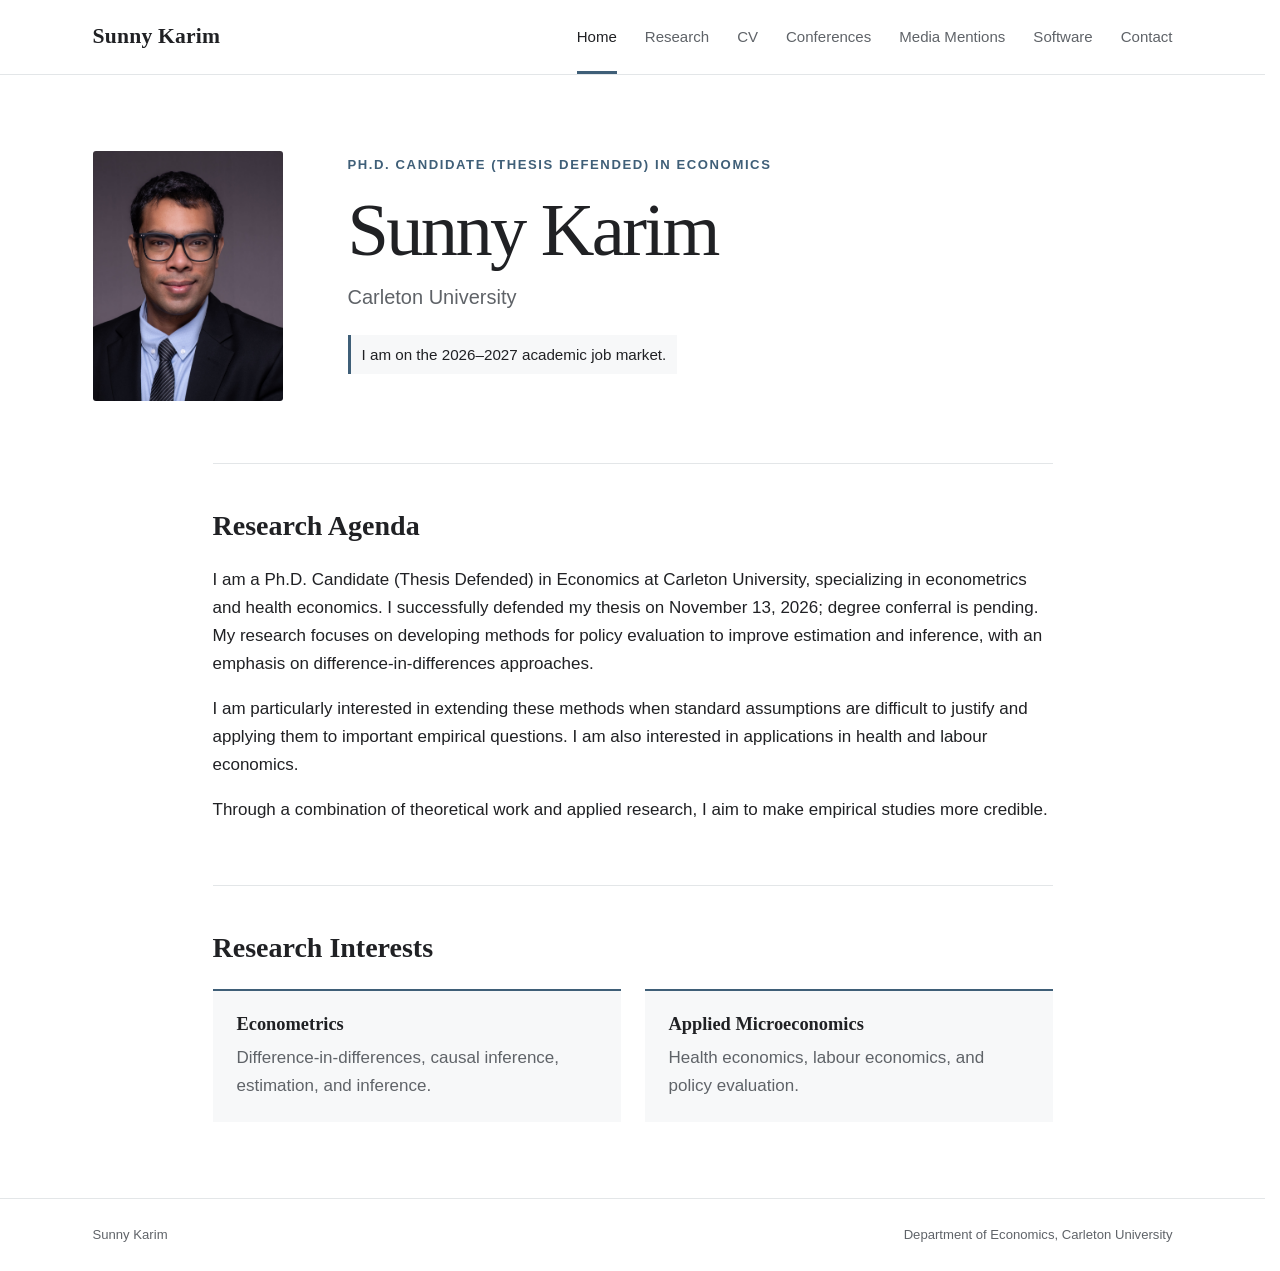
<file: index.html>
<!DOCTYPE html>
<html lang="en">
<head>
  <meta charset="utf-8">
  <meta name="viewport" content="width=device-width, initial-scale=1">
  <meta name="description" content="Sunny Karim, Ph.D. Candidate (Thesis Defended) in Economics at Carleton University. Thesis successfully defended November 13, 2026; degree conferral pending. Research in applied econometrics, causal inference, health economics, and difference-in-differences.">
  <title>Sunny Karim | Economics</title>
  <link rel="stylesheet" href="assets/css/style.css?v=20261002">
</head>
<body>
  <header class="site-header">
    <div class="container nav-wrap">
      <a class="site-title" href="index.html">Sunny Karim</a>
      <nav class="site-nav" aria-label="Main navigation">
        <a class="active" aria-current="page" href="index.html">Home</a>
        <a href="research.html">Research</a>
        <a href="cv.html">CV</a>
        <a href="conferences.html">Conferences</a>
        <a href="media.html">Media Mentions</a>
        <a href="software.html">Software</a>
        <a href="contact.html">Contact</a>
      </nav>
    </div>
  </header>

  <main>
    <section class="hero container">
      <div class="portrait-column">
        <img
          class="portrait-photo"
          src="assets/img/Sunny-Karim-0310.jpg"
          alt="Sunny Karim"
        >
      </div>

      <div class="hero-copy">
        <p class="eyebrow">Ph.D. Candidate (Thesis Defended) in Economics</p>
        <h1>Sunny Karim</h1>
        <p class="affiliation">Carleton University</p>
        <p class="market-note">I am on the 2026–2027 academic job market.</p>
      </div>
    </section>

    <section class="content-section container narrow">
      <h2>Research Agenda</h2>
      <p>
        I am a Ph.D. Candidate (Thesis Defended) in Economics at Carleton University, specializing in econometrics and health economics. I successfully defended my thesis on November 13, 2026; degree conferral is pending. My research focuses on developing methods for policy evaluation to improve estimation and inference, with an emphasis on difference-in-differences approaches.
      </p>
      <p>
        I am particularly interested in extending these methods when standard assumptions are difficult to justify and applying them to important empirical questions. I am also interested in applications in health and labour economics.
      </p>
      <p>
        Through a combination of theoretical work and applied research, I aim to make empirical studies more credible.
      </p>
    </section>

    <section class="content-section container narrow highlights">
      <h2>Research Interests</h2>
      <div class="interest-grid">
        <div>
          <h3>Econometrics</h3>
          <p>Difference-in-differences, causal inference, estimation, and inference.</p>
        </div>
        <div>
          <h3>Applied Microeconomics</h3>
          <p>Health economics, labour economics, and policy evaluation.</p>
        </div>
      </div>
    </section>
  </main>

  <footer class="site-footer">
    <div class="container footer-inner">
      <span>Sunny Karim</span>
      <span>Department of Economics, Carleton University</span>
    </div>
  </footer>
</body>
</html>
</file>
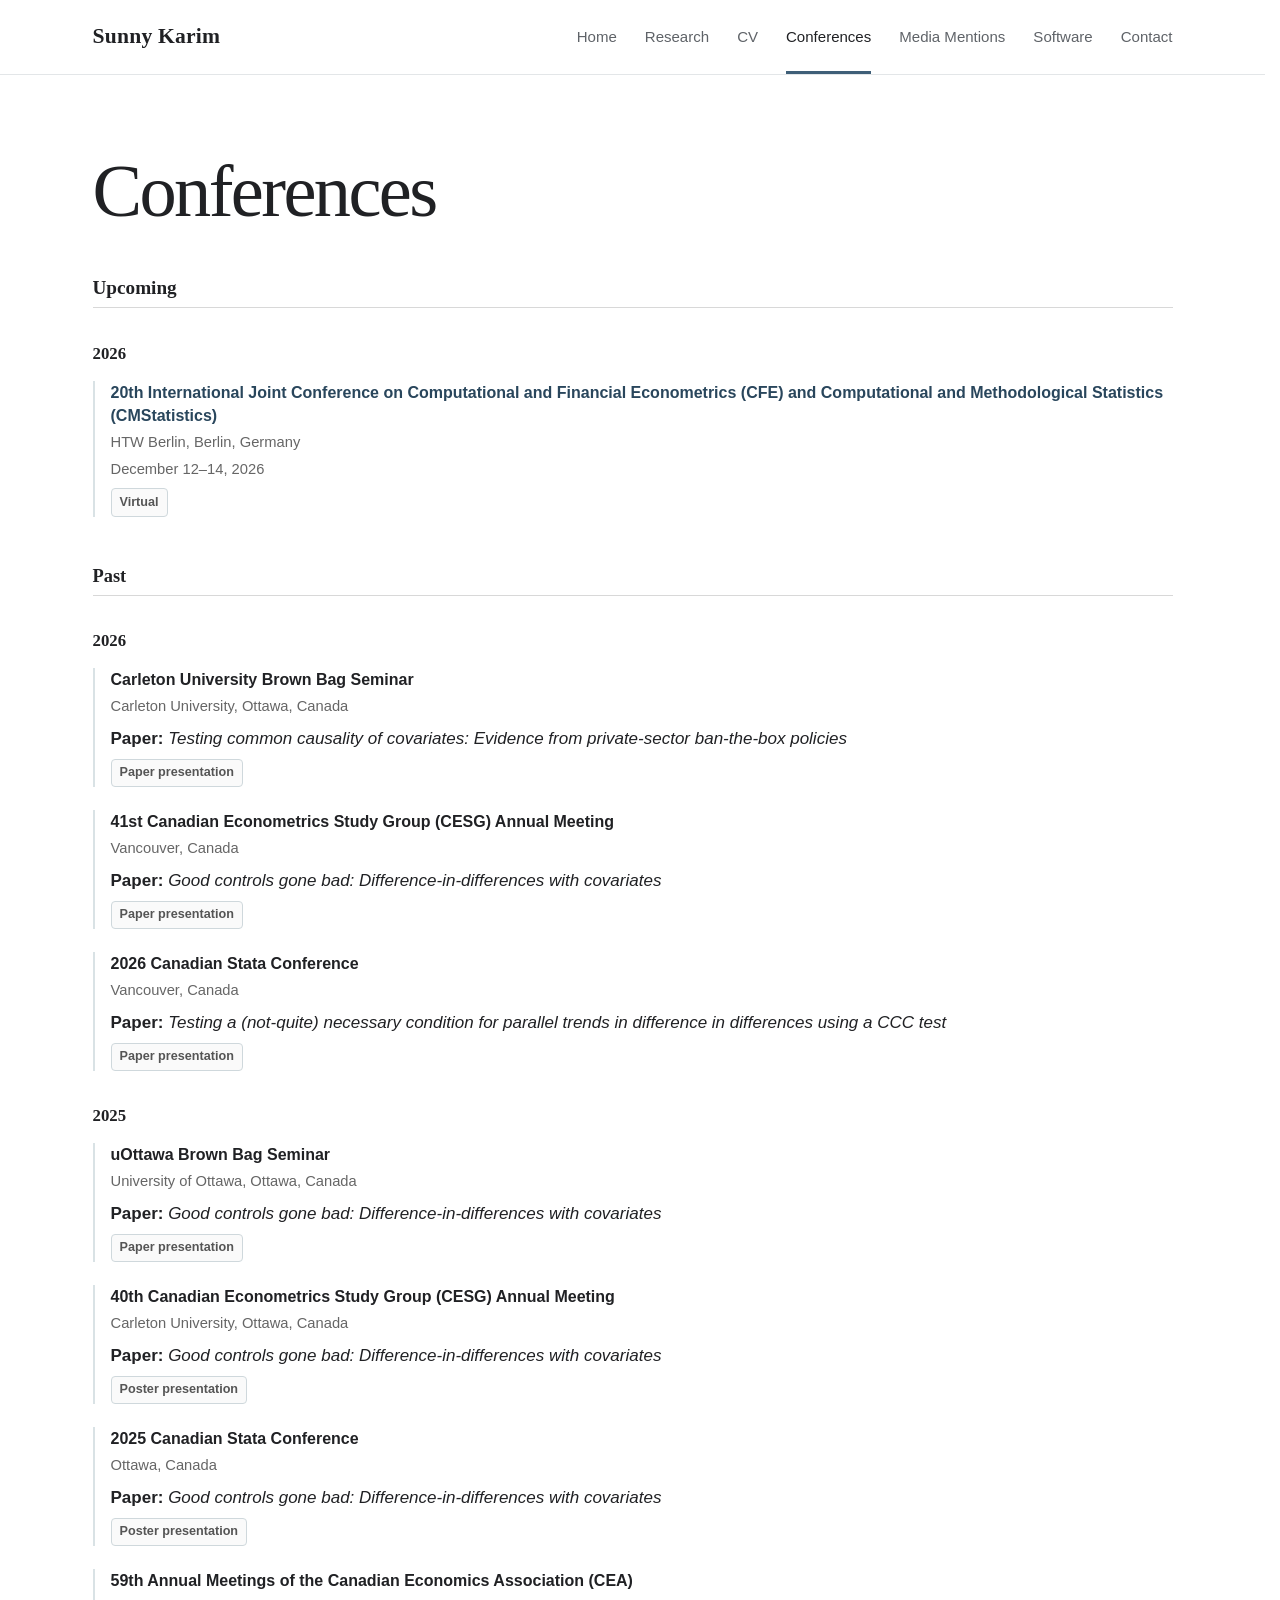
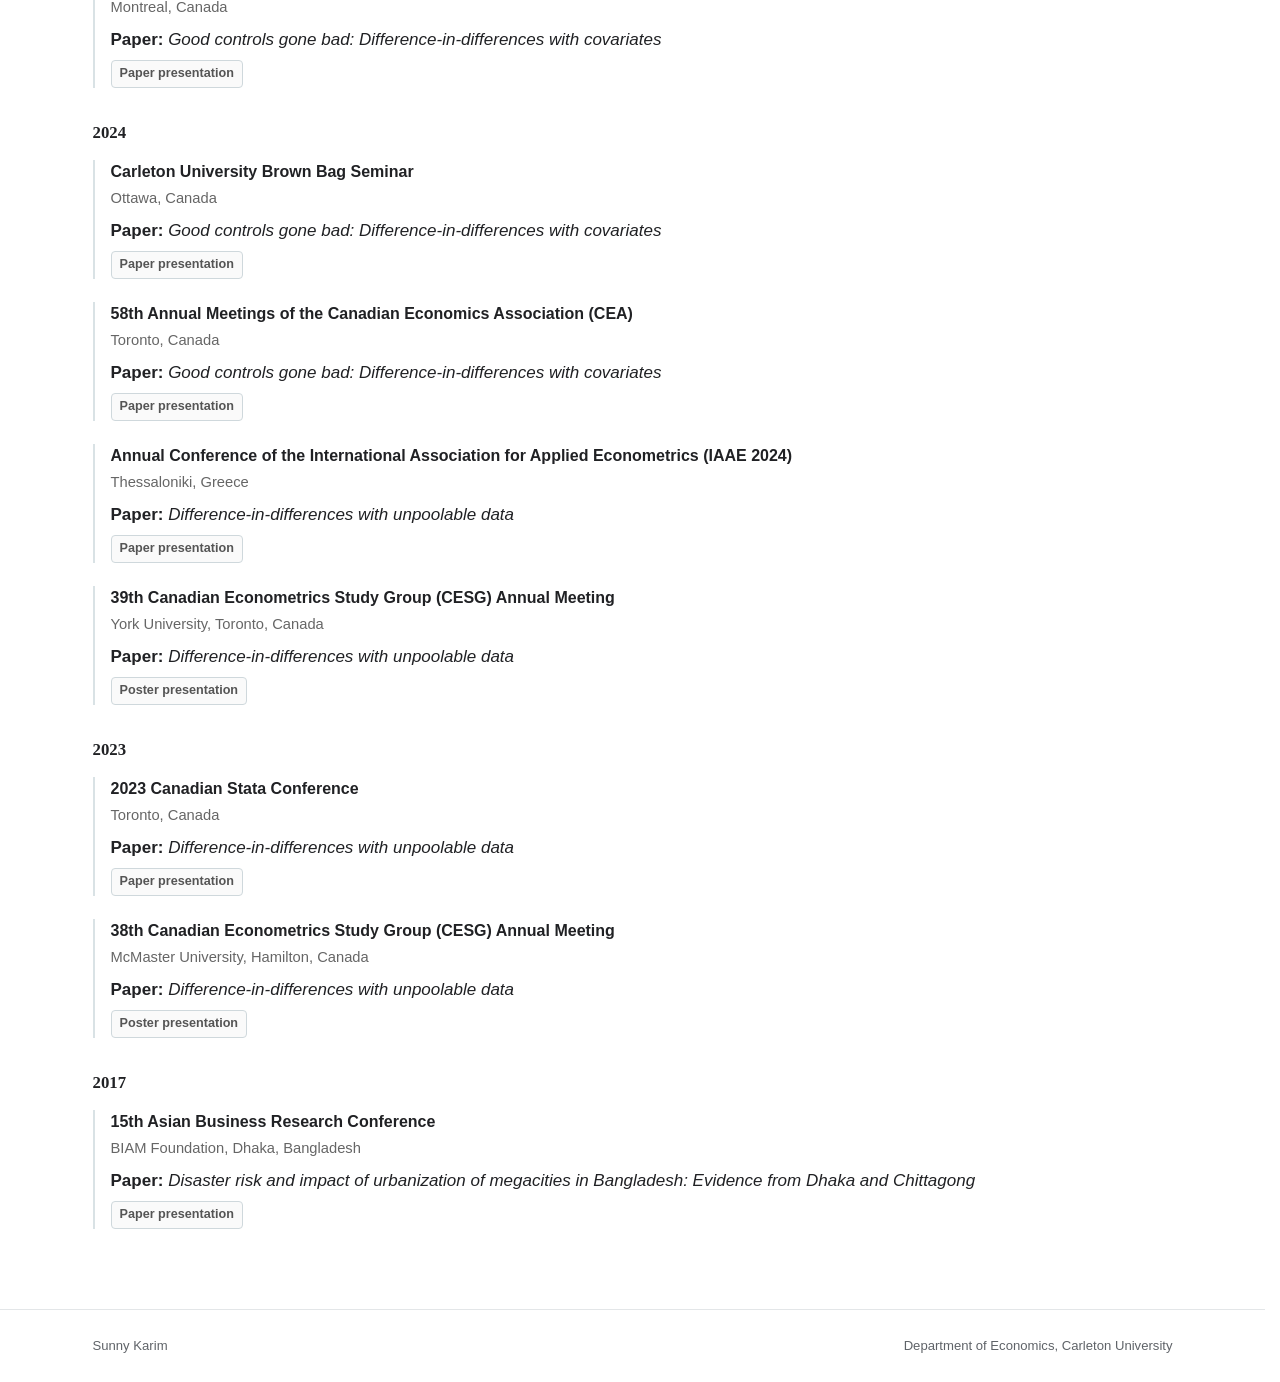
<file: conferences.html>
<!DOCTYPE html>
<html lang="en">

<head>

  <meta charset="utf-8">

  <meta
    name="viewport"
    content="width=device-width, initial-scale=1"
  >

  <meta
    name="description"
    content="Conferences and presentations by Sunny Karim."
  >

  <title>Conferences | Sunny Karim</title>

  <link
    rel="stylesheet"
    href="assets/css/style.css?v=20261002"
  >


  <style>

    /* =====================================================
       PAGE HEADING
       ===================================================== */

    .conference-page-heading {
      margin-bottom: 2.4rem;
    }

    .conference-page-heading h1 {
      margin-bottom: 0;
    }


    /* =====================================================
       MAIN SECTIONS
       ===================================================== */

    .conference-section {
      margin-top: 3rem;
    }

    .conference-section:first-of-type {
      margin-top: 0;
    }

    .conference-section-title {
      margin: 0 0 1.4rem 0;
      padding-bottom: 0.45rem;
      border-bottom: 1px solid #d8d8d8;
      font-size: 1.15rem;
      font-weight: 600;
    }


    /* =====================================================
       YEAR HEADINGS
       ===================================================== */

    .conference-year {
      margin-top: 2.2rem;
    }

    .conference-year:first-child {
      margin-top: 0;
    }

    .conference-year-title {
      margin: 0 0 1rem 0;
      font-size: 1.05rem;
      font-weight: 600;
    }


    /* =====================================================
       CONFERENCE ENTRIES
       ===================================================== */

    .conference-entry {
      margin-bottom: 1.45rem;
      padding-left: 1rem;
      border-left: 2px solid #d9e2e5;
    }

    .conference-entry:last-child {
      margin-bottom: 0;
    }

    .conference-name {
      margin: 0;
      font-size: 1rem;
      line-height: 1.45;
      font-weight: 600;
    }

    .conference-location {
      margin: 0.18rem 0 0 0;
      color: #666;
      font-size: 0.92rem;
    }

    .conference-paper {
      margin: 0.45rem 0 0 0;
      line-height: 1.5;
    }

    .conference-paper-label {
      font-weight: 600;
    }

    .conference-paper-title {
      font-style: italic;
    }


    /* =====================================================
       PRESENTATION TYPE BADGES
       ===================================================== */

    .presentation-type {
      display: inline-block;
      margin-top: 0.45rem;
      padding: 0.18rem 0.5rem;
      border: 1px solid #cfd8dc;
      border-radius: 4px;
      font-size: 0.79rem;
      font-weight: 600;
      color: #555;
      background: #fafafa;
    }


    /* =====================================================
       UPCOMING
       ===================================================== */

    .upcoming-section .conference-section-title {
      font-size: 1.2rem;
    }


    /* =====================================================
       MOBILE
       ===================================================== */

    @media (max-width: 760px) {

      .conference-section-title {
        font-size: 1.08rem;
      }

      .conference-year-title {
        font-size: 1rem;
      }

      .conference-entry {
        padding-left: 0.8rem;
      }

    }

  </style>

</head>


<body>


  <!-- =====================================================
       HEADER
       ===================================================== -->

  <header class="site-header">
    <div class="container nav-wrap">
      <a class="site-title" href="index.html">Sunny Karim</a>
      <nav class="site-nav" aria-label="Main navigation">
        <a href="index.html">Home</a>
        <a href="research.html">Research</a>
        <a href="cv.html">CV</a>
        <a class="active" aria-current="page" href="conferences.html">Conferences</a>
        <a href="media.html">Media Mentions</a>
        <a href="software.html">Software</a>
        <a href="contact.html">Contact</a>
      </nav>
    </div>
  </header>


  <!-- =====================================================
       MAIN CONTENT
       ===================================================== -->

  <main class="container page-content">


    <div class="conference-page-heading">

      <h1>
        Conferences
      </h1>

    </div>


    <!-- ===================================================
         UPCOMING
         =================================================== -->

    <section class="conference-section upcoming-section">

      <h2 class="conference-section-title">
        Upcoming
      </h2>


      <div class="conference-year">

        <h3 class="conference-year-title">
          2026
        </h3>


        <article class="conference-entry">

          <p class="conference-name">
            <a href="https://www.cmstatistics.org/CFECMStatistics2026/">
              20th International Joint Conference on Computational and
              Financial Econometrics (CFE) and Computational and
              Methodological Statistics (CMStatistics)
            </a>
          </p>

          <p class="conference-location">
            HTW Berlin, Berlin, Germany
          </p>

          <p class="conference-location">
            December 12–14, 2026
          </p>
          
          <span class="presentation-type">
            Virtual
          </span>

        </article>


        

      </div>

    </section>


    <!-- ===================================================
         PAST
         =================================================== -->

    <section class="conference-section">

      <h2 class="conference-section-title">
        Past
      </h2>


      <!-- =================================================
           2026
           ================================================= -->

      <div class="conference-year">

        <h3 class="conference-year-title">
          2026
        </h3>


        <article class="conference-entry">

          <p class="conference-name">
            Carleton University Brown Bag Seminar
          </p>

          <p class="conference-location">
            Carleton University, Ottawa, Canada
          </p>

          <p class="conference-paper">
            <span class="conference-paper-label">
              Paper:
            </span>
            <span class="conference-paper-title">
              Testing common causality of covariates: Evidence from private-sector ban-the-box policies
            </span>
          </p>

          <span class="presentation-type">
            Paper presentation
          </span>

        </article>


        <article class="conference-entry">

          <p class="conference-name">
            41st Canadian Econometrics Study Group (CESG) Annual Meeting
          </p>

          <p class="conference-location">
            Vancouver, Canada
          </p>

          <p class="conference-paper">
            <span class="conference-paper-label">
              Paper:
            </span>
            <span class="conference-paper-title">
              Good controls gone bad: Difference-in-differences with covariates
            </span>
          </p>

          <span class="presentation-type">
            Paper presentation
          </span>

        </article>

      

        <article class="conference-entry">

          <p class="conference-name">
            2026 Canadian Stata Conference
          </p>

          <p class="conference-location">
            Vancouver, Canada
          </p>

          <p class="conference-paper">
            <span class="conference-paper-label">
              Paper:
            </span>
            <span class="conference-paper-title">
              Testing a (not-quite) necessary condition for parallel trends in difference in differences using a CCC test
            </span>
          </p>

          <span class="presentation-type">
            Paper presentation
          </span>

        </article>
</div>


      <!-- =================================================
           2025
           ================================================= -->

      <div class="conference-year">

        <h3 class="conference-year-title">
          2025
        </h3>


        <article class="conference-entry">

          <p class="conference-name">
            uOttawa Brown Bag Seminar
          </p>

          <p class="conference-location">
            University of Ottawa, Ottawa, Canada
          </p>

          <p class="conference-paper">
            <span class="conference-paper-label">
              Paper:
            </span>
            <span class="conference-paper-title">
              Good controls gone bad:
              Difference-in-differences with covariates
            </span>
          </p>

          <span class="presentation-type">
            Paper presentation
          </span>

        </article>


        <article class="conference-entry">

          <p class="conference-name">
            40th Canadian Econometrics Study Group (CESG) Annual Meeting
          </p>

          <p class="conference-location">
            Carleton University, Ottawa, Canada
          </p>

          <p class="conference-paper">
            <span class="conference-paper-label">
              Paper:
            </span>
            <span class="conference-paper-title">
              Good controls gone bad:
              Difference-in-differences with covariates
            </span>
          </p>

          <span class="presentation-type">
            Poster presentation
          </span>

        </article>


        <article class="conference-entry">

          <p class="conference-name">
            2025 Canadian Stata Conference
          </p>

          <p class="conference-location">
            Ottawa, Canada
          </p>

          <p class="conference-paper">
            <span class="conference-paper-label">
              Paper:
            </span>
            <span class="conference-paper-title">
              Good controls gone bad:
              Difference-in-differences with covariates
            </span>
          </p>

          <span class="presentation-type">
            Poster presentation
          </span>

        </article>


        <article class="conference-entry">

          <p class="conference-name">
            59th Annual Meetings of the Canadian Economics Association (CEA)
          </p>

          <p class="conference-location">
            Montreal, Canada
          </p>

          <p class="conference-paper">
            <span class="conference-paper-label">
              Paper:
            </span>
            <span class="conference-paper-title">
              Good controls gone bad:
              Difference-in-differences with covariates
            </span>
          </p>

          <span class="presentation-type">
            Paper presentation
          </span>

        </article>

      </div>


      <!-- =================================================
           2024
           ================================================= -->

      <div class="conference-year">

        <h3 class="conference-year-title">
          2024
        </h3>

        <article class="conference-entry">

          <p class="conference-name">
            Carleton University Brown Bag Seminar
          </p>

          <p class="conference-location">
            Ottawa, Canada
          </p>

          <p class="conference-paper">
            <span class="conference-paper-label">
              Paper:
            </span>
            <span class="conference-paper-title">
              Good controls gone bad:
              Difference-in-differences with covariates
            </span>
          </p>

          <span class="presentation-type">
            Paper presentation
          </span>

        </article>


        <article class="conference-entry">

          <p class="conference-name">
            58th Annual Meetings of the Canadian Economics Association (CEA)
          </p>

          <p class="conference-location">
            Toronto, Canada
          </p>

          <p class="conference-paper">
            <span class="conference-paper-label">
              Paper:
            </span>
            <span class="conference-paper-title">
              Good controls gone bad:
              Difference-in-differences with covariates
            </span>
          </p>

          <span class="presentation-type">
            Paper presentation
          </span>

        </article>


        <article class="conference-entry">

          <p class="conference-name">
            Annual Conference of the International Association for Applied Econometrics
            (IAAE 2024)
          </p>

          <p class="conference-location">
            Thessaloniki, Greece
          </p>

          <p class="conference-paper">
            <span class="conference-paper-label">
              Paper:
            </span>
            <span class="conference-paper-title">
              Difference-in-differences with unpoolable data
            </span>
          </p>

          <span class="presentation-type">
            Paper presentation
          </span>

        </article>


        <article class="conference-entry">

          <p class="conference-name">
            39th Canadian Econometrics Study Group (CESG) Annual Meeting
          </p>

          <p class="conference-location">
            York University, Toronto, Canada
          </p>

          <p class="conference-paper">
            <span class="conference-paper-label">
              Paper:
            </span>
            <span class="conference-paper-title">
              Difference-in-differences with unpoolable data
            </span>
          </p>

          <span class="presentation-type">
            Poster presentation
          </span>

        </article>

      </div>


      <!-- =================================================
           2023
           ================================================= -->

      <div class="conference-year">

        <h3 class="conference-year-title">
          2023
        </h3>


        <article class="conference-entry">

          <p class="conference-name">
            2023 Canadian Stata Conference
          </p>

          <p class="conference-location">
            Toronto, Canada
          </p>

          <p class="conference-paper">
            <span class="conference-paper-label">
              Paper:
            </span>
            <span class="conference-paper-title">
              Difference-in-differences with unpoolable data
            </span>
          </p>

          <span class="presentation-type">
            Paper presentation
          </span>

        </article>


        <article class="conference-entry">

          <p class="conference-name">
            38th Canadian Econometrics Study Group (CESG) Annual Meeting
          </p>

          <p class="conference-location">
            McMaster University, Hamilton, Canada
          </p>

          <p class="conference-paper">
            <span class="conference-paper-label">
              Paper:
            </span>
            <span class="conference-paper-title">
              Difference-in-differences with unpoolable data
            </span>
          </p>

          <span class="presentation-type">
            Poster presentation
          </span>

        </article>

      </div>


      <!-- =================================================
           2017
           ================================================= -->

      <div class="conference-year">

        <h3 class="conference-year-title">
          2017
        </h3>


        <article class="conference-entry">

          <p class="conference-name">
            15th Asian Business Research Conference
          </p>

          <p class="conference-location">
            BIAM Foundation, Dhaka, Bangladesh
          </p>

          <p class="conference-paper">
            <span class="conference-paper-label">
              Paper:
            </span>
            <span class="conference-paper-title">
              Disaster risk and impact of urbanization of megacities
              in Bangladesh:
              Evidence from Dhaka and Chittagong
            </span>
          </p>

          <span class="presentation-type">
            Paper presentation
          </span>

        </article>

      </div>

    </section>


  </main>


  <!-- =====================================================
       FOOTER
       ===================================================== -->

  <footer class="site-footer">

    <div class="container footer-inner">

      <span>
        Sunny Karim
      </span>

      <span>
        Department of Economics, Carleton University
      </span>

    </div>

  </footer>


</body>

</html>
</file>
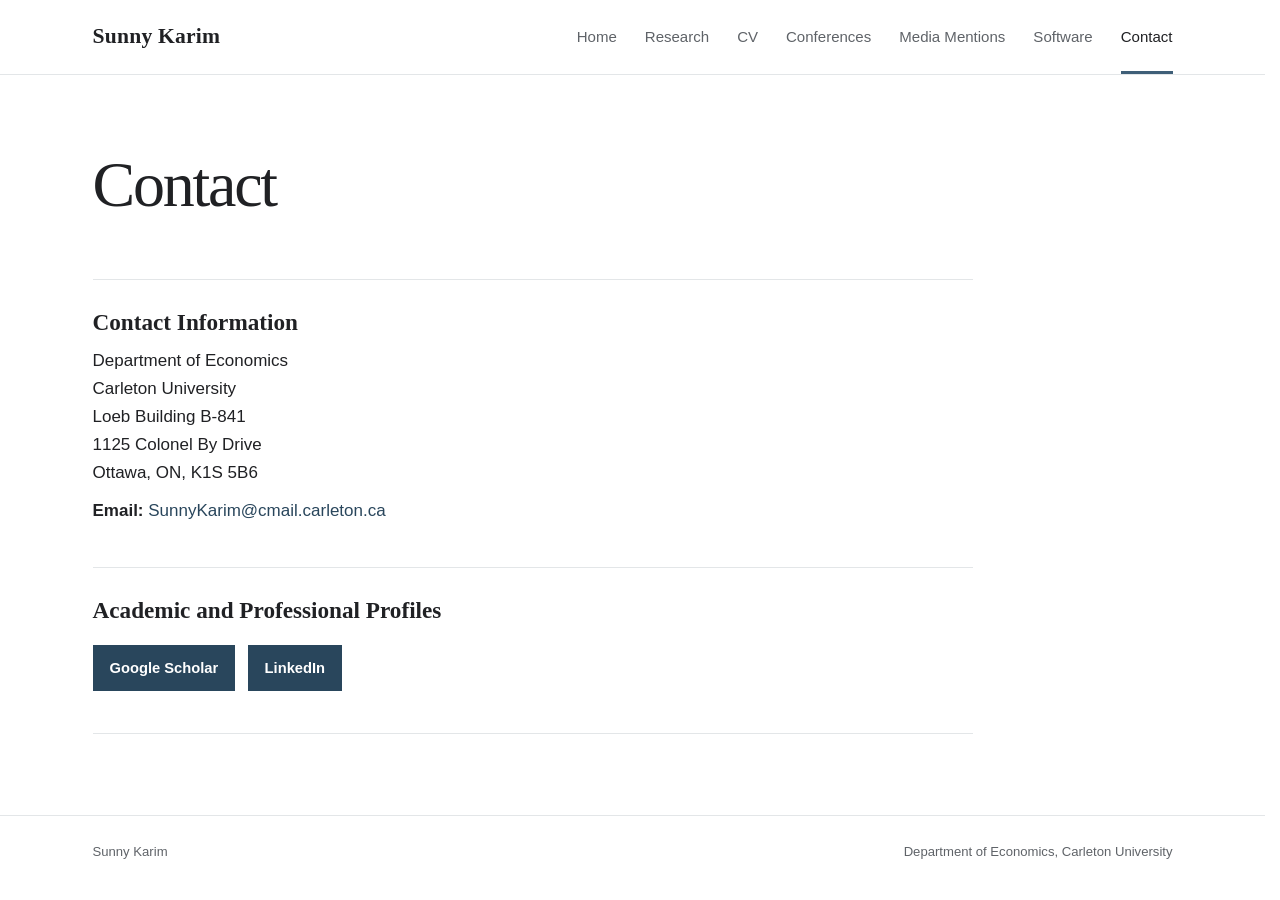
<file: contact.html>
<!DOCTYPE html>
<html lang="en">
<head>
  <meta charset="utf-8">
  <meta name="viewport" content="width=device-width, initial-scale=1">
  <meta name="description" content="Contact Sunny Karim at the Department of Economics, Carleton University.">
  <title>Contact | Sunny Karim</title>
  <link rel="stylesheet" href="assets/css/style.css?v=20261002">
</head>
<body>
  <header class="site-header">
    <div class="container nav-wrap">
      <a class="site-title" href="index.html">Sunny Karim</a>
      <nav class="site-nav" aria-label="Main navigation">
        <a href="index.html">Home</a>
        <a href="research.html">Research</a>
        <a href="cv.html">CV</a>
        <a href="conferences.html">Conferences</a>
        <a href="media.html">Media Mentions</a>
        <a href="software.html">Software</a>
        <a class="active" aria-current="page" href="contact.html">Contact</a>
      </nav>
    </div>
  </header>

  <main class="container page-content">
    <div class="page-heading">
      <h1>Contact</h1>
    </div>
    <section class="research-list" aria-label="Contact information">
      <article class="paper-card">
        <h2>Contact Information</h2>
        <p>Department of Economics<br>
          Carleton University<br>
          Loeb Building B-841<br>
          1125 Colonel By Drive<br>
          Ottawa, ON, K1S 5B6</p>
        <p><strong>Email:</strong> <a href="mailto:SunnyKarim@cmail.carleton.ca">SunnyKarim@cmail.carleton.ca</a></p>
      </article>
      <article class="paper-card">
        <h2>Academic and Professional Profiles</h2>
        <p class="paper-links">
          <a class="button" href="https://scholar.google.ca/citations?user=daEdX70AAAAJ&amp;hl=en&amp;oi=ao">Google Scholar</a>
          &nbsp;
          <a class="button" href="http://www.linkedin.com/in/sunny-karim-5a465076">LinkedIn</a>
        </p>
      </article>
    </section>
  </main>

  <footer class="site-footer">
    <div class="container footer-inner">
      <span>Sunny Karim</span>
      <span>Department of Economics, Carleton University</span>
    </div>
  </footer>
</body>
</html>
</file>
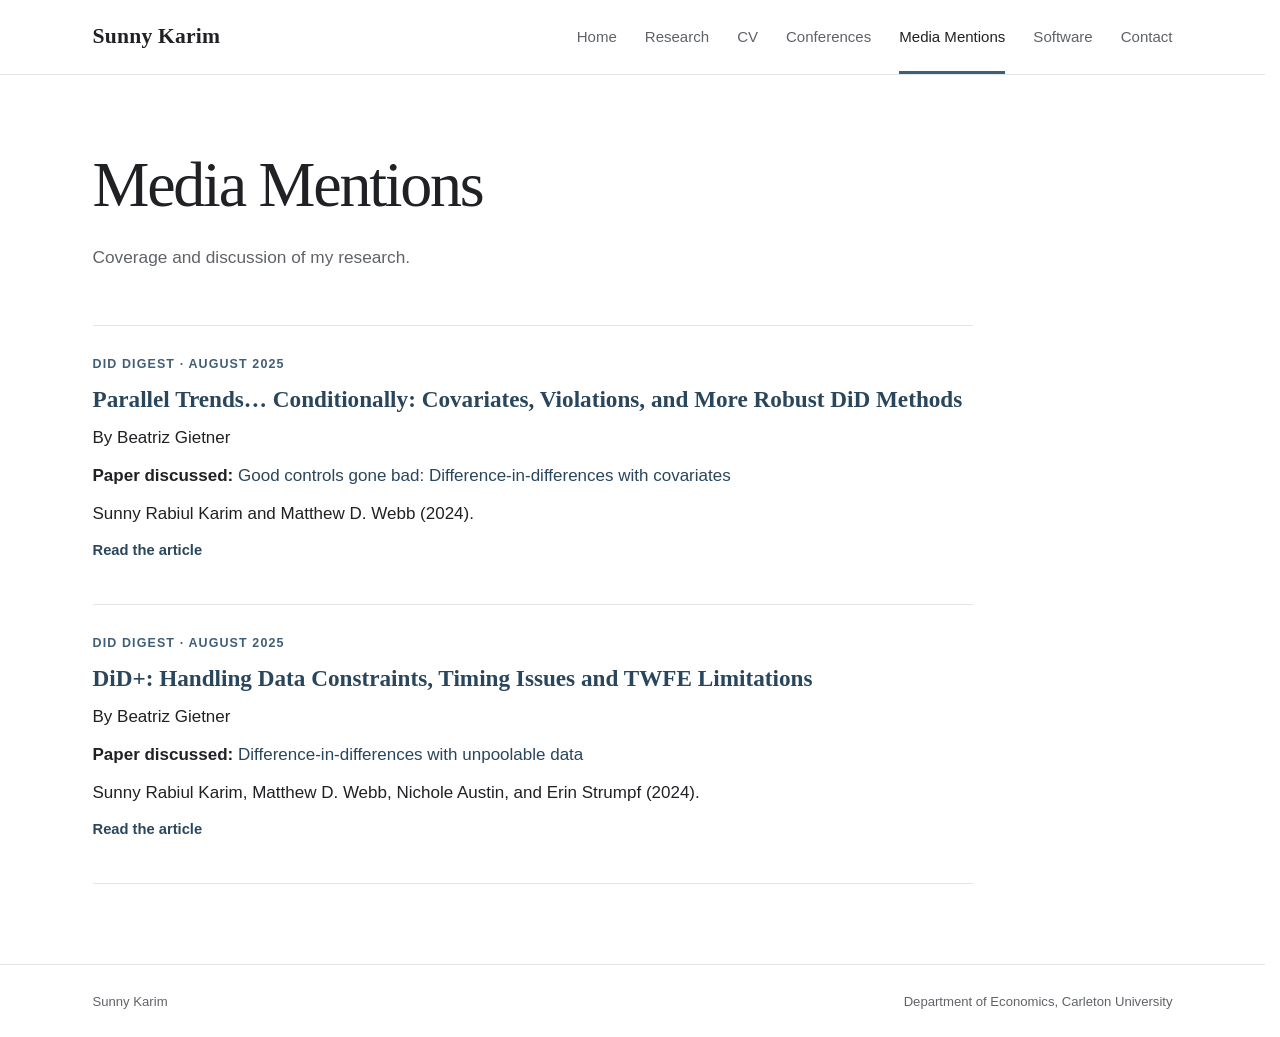
<file: media.html>
<!DOCTYPE html>
<html lang="en">
<head>
  <meta charset="utf-8">
  <meta name="viewport" content="width=device-width, initial-scale=1">
  <meta name="description" content="Media mentions and discussion of Sunny Karim’s economics research.">
  <title>Media Mentions | Sunny Karim</title>
  <link rel="stylesheet" href="assets/css/style.css?v=20261002">
</head>
<body>
  <header class="site-header">
    <div class="container nav-wrap">
      <a class="site-title" href="index.html">Sunny Karim</a>
      <nav class="site-nav" aria-label="Main navigation">
        <a href="index.html">Home</a>
        <a href="research.html">Research</a>
        <a href="cv.html">CV</a>
        <a href="conferences.html">Conferences</a>
        <a class="active" aria-current="page" href="media.html">Media Mentions</a>
        <a href="software.html">Software</a>
        <a href="contact.html">Contact</a>
      </nav>
    </div>
  </header>

  <main class="container page-content">
    <div class="page-heading">
      <h1>Media Mentions</h1>
      <p>Coverage and discussion of my research.</p>
    </div>

    <section class="research-list" aria-label="Media mentions">
      <article class="paper-card">
        <p class="paper-label">DiD Digest · August 2025</p>
        <h2><a href="https://www.diddigest.xyz/p/parallel-trends-conditionally-covariates">Parallel Trends… Conditionally: Covariates, Violations, and More Robust DiD Methods</a></h2>
        <p>By Beatriz Gietner</p>
        <p><strong>Paper discussed:</strong> <a href="https://doi.org/10.48550/arXiv.2412.14447">Good controls gone bad: Difference-in-differences with covariates</a></p>
        <p>Sunny Rabiul Karim and Matthew D. Webb (2024).</p>
        <p class="paper-links"><a href="https://www.diddigest.xyz/p/parallel-trends-conditionally-covariates">Read the article</a></p>
      </article>

      <article class="paper-card">
        <p class="paper-label">DiD Digest · August 2025</p>
        <h2><a href="https://www.diddigest.xyz/p/did-handling-data-constraints-timing">DiD+: Handling Data Constraints, Timing Issues and TWFE Limitations</a></h2>
        <p>By Beatriz Gietner</p>
        <p><strong>Paper discussed:</strong> <a href="https://doi.org/10.48550/arXiv.2403.15910">Difference-in-differences with unpoolable data</a></p>
        <p>Sunny Rabiul Karim, Matthew D. Webb, Nichole Austin, and Erin Strumpf (2024).</p>
        <p class="paper-links"><a href="https://www.diddigest.xyz/p/did-handling-data-constraints-timing">Read the article</a></p>
      </article>
    </section>
  </main>

  <footer class="site-footer">
    <div class="container footer-inner">
      <span>Sunny Karim</span>
      <span>Department of Economics, Carleton University</span>
    </div>
  </footer>
</body>
</html>
</file>
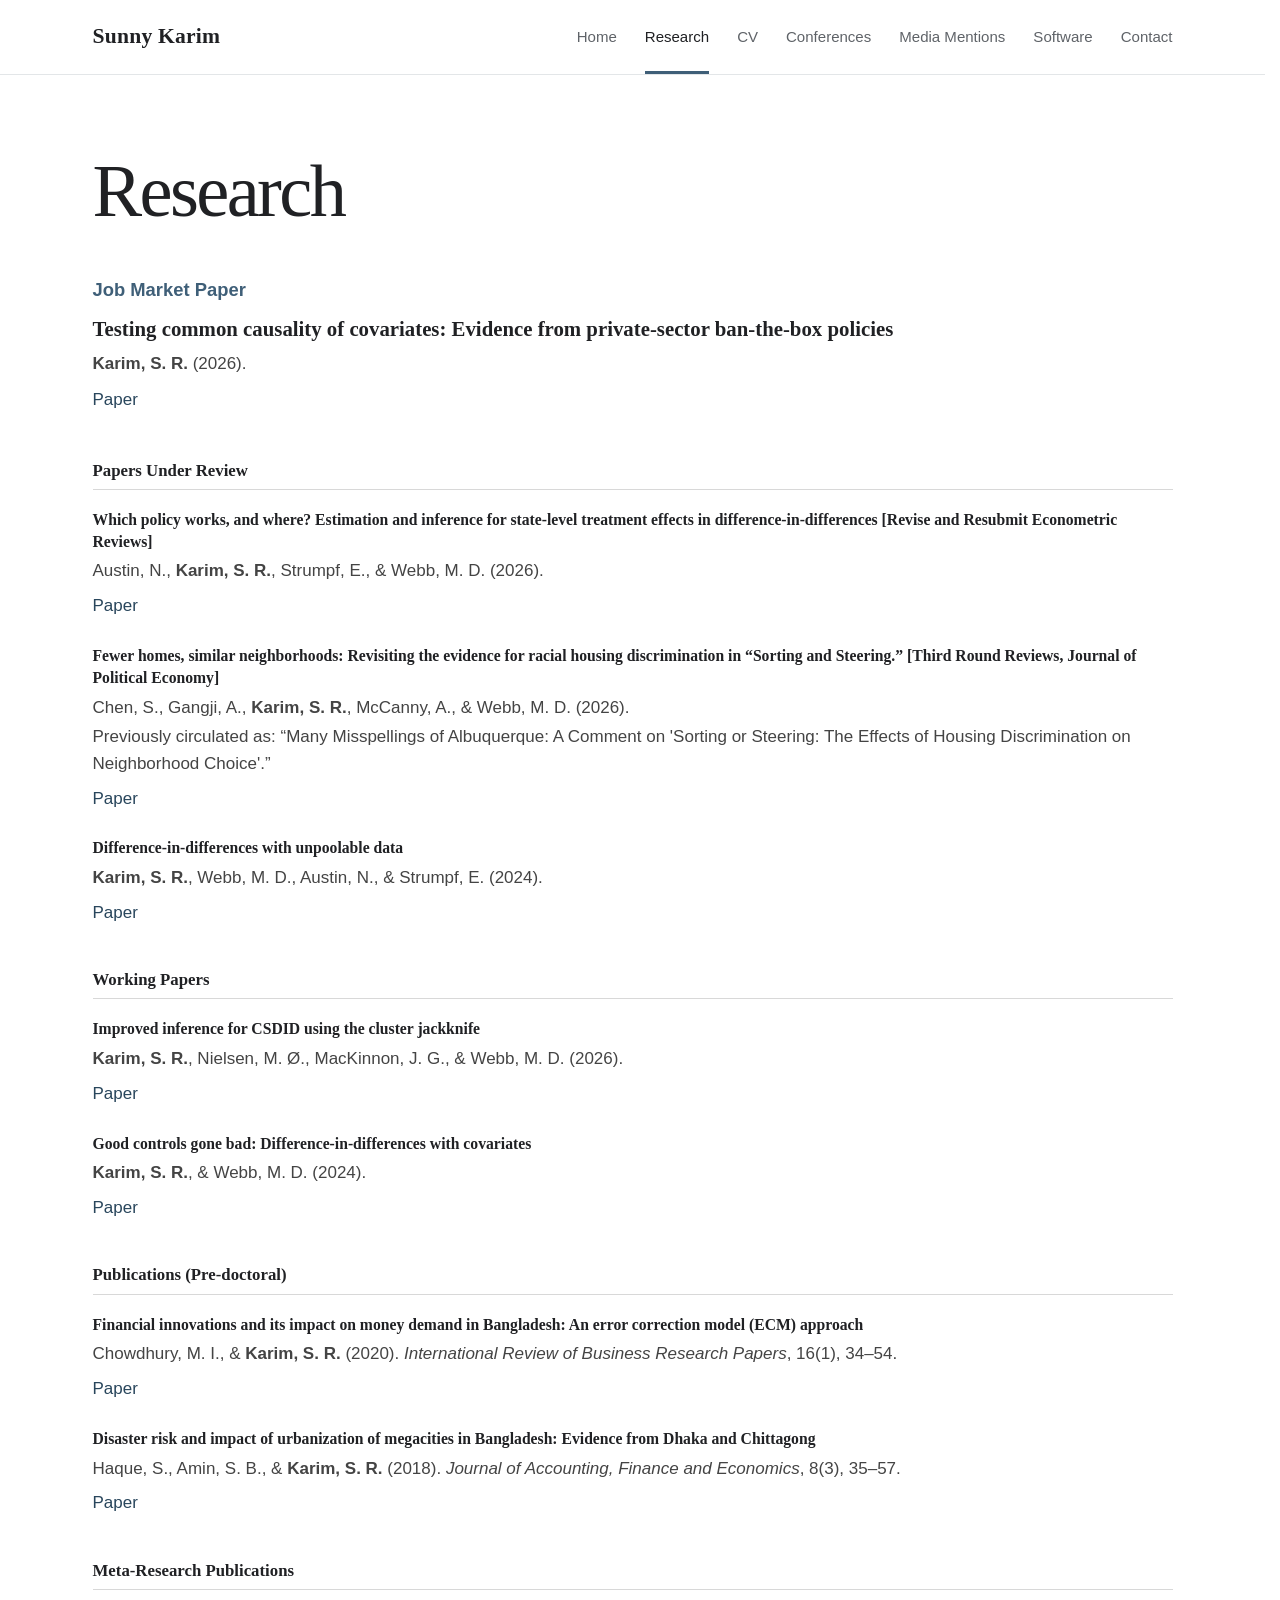
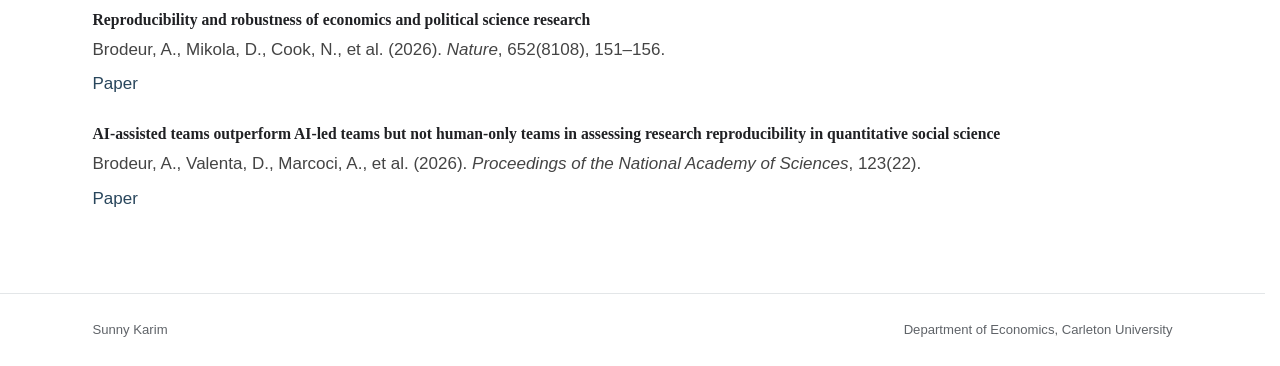
<file: research.html>
<!DOCTYPE html>
<html lang="en">

<head>

  <meta charset="utf-8">

  <meta
    name="viewport"
    content="width=device-width, initial-scale=1"
  >

  <meta
    name="description"
    content="Research by Sunny Karim in econometrics, causal inference, and policy evaluation."
  >

  <title>Research | Sunny Karim</title>

  <link
    rel="stylesheet"
    href="assets/css/style.css?v=20261002"
  >


  <style>

    /* =====================================================
       PAGE HEADING
       ===================================================== */

    .research-page-heading {
      margin-bottom: 2.3rem;
    }

    .research-page-heading h1 {
      margin-bottom: 0;
    }


    /* =====================================================
       JOB MARKET PAPER
       ===================================================== */

    .job-market-paper {
      margin-bottom: 2.9rem;
    }

    .job-market-paper .paper-label {
      margin: 0 0 0.6rem 0;
      font-size: 1.15rem;
      font-weight: 600;
      letter-spacing: 0;
      text-transform: none;
    }

    .job-market-paper h2 {
      margin: 0 0 0.55rem 0;
      font-size: 1.30rem;
      line-height: 1.35;
      font-weight: 600;
    }

    .job-market-paper .citation {
      margin: 0.22rem 0;
      color: #444;
      line-height: 1.55;
    }

    .job-market-paper .paper-link {
      display: inline-block;
      margin-top: 0.3rem;
      font-weight: 500;
    }


    /* =====================================================
       RESEARCH SECTIONS
       ===================================================== */

    .research-section {
      margin-top: 2.7rem;
    }

    .research-section-title {
      margin: 0 0 1.2rem 0;
      padding-bottom: 0.45rem;
      border-bottom: 1px solid #d8d8d8;
      font-size: 1.05rem;
      font-weight: 600;
    }


    /* =====================================================
       INDIVIDUAL PAPERS
       ===================================================== */

    .research-entry {
      margin-bottom: 1.55rem;
    }

    .research-entry:last-child {
      margin-bottom: 0;
    }

    .research-entry h2 {
      margin: 0 0 0.35rem 0;
      font-size: 0.98rem;
      line-height: 1.4;
      font-weight: 600;
    }

    .research-entry p {
      margin: 0.22rem 0;
      line-height: 1.55;
    }

    .research-entry .citation {
      color: #444;
    }

    .research-entry .paper-link {
      display: inline-block;
      margin-top: 0.25rem;
      font-weight: 500;
    }


    /* =====================================================
       MOBILE
       ===================================================== */

    @media (max-width: 760px) {

      .job-market-paper .paper-label {
        font-size: 1.10rem;
      }

      .job-market-paper h2 {
        font-size: 1.20rem;
      }

      .research-section-title {
        font-size: 1.03rem;
      }

      .research-entry h2 {
        font-size: 0.98rem;
      }

    }

  </style>

</head>


<body>


  <!-- =====================================================
       HEADER
       ===================================================== -->

  <header class="site-header">
    <div class="container nav-wrap">
      <a class="site-title" href="index.html">Sunny Karim</a>
      <nav class="site-nav" aria-label="Main navigation">
        <a href="index.html">Home</a>
        <a class="active" aria-current="page" href="research.html">Research</a>
        <a href="cv.html">CV</a>
        <a href="conferences.html">Conferences</a>
        <a href="media.html">Media Mentions</a>
        <a href="software.html">Software</a>
        <a href="contact.html">Contact</a>
      </nav>
    </div>
  </header>


  <!-- =====================================================
       MAIN CONTENT
       ===================================================== -->

  <main class="container page-content">


    <!-- ===================================================
         PAGE TITLE
         =================================================== -->

    <div class="research-page-heading">

      <h1>
        Research
      </h1>

    </div>


    <!-- ===================================================
         JOB MARKET PAPER
         =================================================== -->

    <section class="job-market-paper">

      <p class="paper-label">
        Job Market Paper
      </p>


      <h2>
        Testing common causality of covariates:
        Evidence from private-sector ban-the-box policies
      </h2>


      <p class="citation">
        <strong>Karim, S. R.</strong> (2026).
      </p>


      <a
        class="paper-link"
        href="https://arxiv.org/abs/2610.29148"
        target="_blank"
        rel="noopener noreferrer"
      >
        Paper
      </a>

    </section>


    <!-- ===================================================
         PAPERS UNDER REVIEW
         =================================================== -->

    <section class="research-section">

      <h2 class="research-section-title">
        Papers Under Review
      </h2>


      <article class="research-entry">

        <h2>
          Which policy works, and where?
          Estimation and inference for state-level treatment effects
          in difference-in-differences [Revise and Resubmit Econometric Reviews]
        </h2>


        <p class="citation">
          Austin, N.,
          <strong>Karim, S. R.</strong>,
          Strumpf, E.,
          &amp; Webb, M. D. (2026).
        </p>


        <a
          class="paper-link"
          href="https://arxiv.org/abs/2609.01467"
          target="_blank"
          rel="noopener noreferrer"
        >
          Paper
        </a>

      </article>


      <article class="research-entry">

        <h2>
          Fewer homes, similar neighborhoods:
          Revisiting the evidence for racial housing discrimination
          in “Sorting and Steering.” [Third Round Reviews, Journal of Political Economy]
        </h2>


        <p class="citation">
          Chen, S.,
          Gangji, A.,
          <strong>Karim, S. R.</strong>,
          McCanny, A.,
          &amp; Webb, M. D. (2026).
        </p>


        <p class="citation">
          Previously circulated as:
          “Many Misspellings of Albuquerque: A Comment on 'Sorting or Steering: The Effects of Housing Discrimination on Neighborhood Choice'.”
        </p>


        <a
          class="paper-link"
          href="https://github.com/SunnyRKarim/HUD-paper"
          target="_blank"
          rel="noopener noreferrer"
        >
          Paper
        </a>

      </article>


      <article class="research-entry">

        <h2>
          Difference-in-differences with unpoolable data
        </h2>


        <p class="citation">
          <strong>Karim, S. R.</strong>,
          Webb, M. D.,
          Austin, N.,
          &amp; Strumpf, E. (2024).
        </p>


        <a
          class="paper-link"
          href="https://arxiv.org/abs/2403.15910"
          target="_blank"
          rel="noopener noreferrer"
        >
          Paper
        </a>

      </article>

    </section>


    <!-- ===================================================
         WORKING PAPERS
         =================================================== -->

    <section class="research-section">

      <h2 class="research-section-title">
        Working Papers
      </h2>


      <article class="research-entry">

        <h2>
          Improved inference for CSDID using the cluster jackknife
        </h2>


        <p class="citation">
          <strong>Karim, S. R.</strong>,
          Nielsen, M. Ø.,
          MacKinnon, J. G.,
          &amp; Webb, M. D. (2026).
        </p>


        <a
          class="paper-link"
          href="https://arxiv.org/abs/2602.12043"
          target="_blank"
          rel="noopener noreferrer"
        >
          Paper
        </a>

      </article>


      <article class="research-entry">

        <h2>
          Good controls gone bad:
          Difference-in-differences with covariates
        </h2>


        <p class="citation">
          <strong>Karim, S. R.</strong>,
          &amp; Webb, M. D. (2024).
        </p>


        <a
          class="paper-link"
          href="https://arxiv.org/abs/2412.14447"
          target="_blank"
          rel="noopener noreferrer"
        >
          Paper
        </a>

      </article>

    </section>


    <!-- ===================================================
         PUBLICATIONS
         =================================================== -->

    <section class="research-section">

      <h2 class="research-section-title">
        Publications (Pre-doctoral)
      </h2>


      <article class="research-entry">

        <h2>
          Financial innovations and its impact on money demand in Bangladesh:
          An error correction model (ECM) approach
        </h2>


        <p class="citation">
          Chowdhury, M. I.,
          &amp; <strong>Karim, S. R.</strong> (2020).
          <em>International Review of Business Research Papers</em>,
          16(1), 34–54.
        </p>


        <a
          class="paper-link"
          href="https://zantworldpress.com/wp-content/uploads/2020/03/3.-Moinul.pdf"
          target="_blank"
          rel="noopener noreferrer"
        >
          Paper
        </a>

      </article>


      <article class="research-entry">

        <h2>
          Disaster risk and impact of urbanization of megacities in Bangladesh:
          Evidence from Dhaka and Chittagong
        </h2>


        <p class="citation">
          Haque, S.,
          Amin, S. B.,
          &amp; <strong>Karim, S. R.</strong> (2018).
          <em>Journal of Accounting, Finance and Economics</em>,
          8(3), 35–57.
        </p>


        <a
          class="paper-link"
          href="https://scholar.google.com/citations?view_op=view_citation&hl=en&user=TlPJIF4AAAAJ&citation_for_view=TlPJIF4AAAAJ:Y0pCki6q_DkC"
          target="_blank"
          rel="noopener noreferrer"
        >
          Paper
        </a>

      </article>

    </section>


    <!-- ===================================================
         META-RESEARCH PUBLICATIONS
         =================================================== -->

    <section class="research-section">

      <h2 class="research-section-title">
        Meta-Research Publications
      </h2>


      <article class="research-entry">

        <h2>
          Reproducibility and robustness of economics and political science research
        </h2>


        <p class="citation">
          Brodeur, A.,
          Mikola, D.,
          Cook, N.,
          et al. (2026).
          <em>Nature</em>,
          652(8108), 151–156.
        </p>


        <a
          class="paper-link"
          href="https://www.nature.com/articles/s41586-026-10251-x"
          target="_blank"
          rel="noopener noreferrer"
        >
          Paper
        </a>

      </article>


      <article class="research-entry">

        <h2>
          AI-assisted teams outperform AI-led teams but not human-only teams
          in assessing research reproducibility in quantitative social science
        </h2>


        <p class="citation">
          Brodeur, A.,
          Valenta, D.,
          Marcoci, A.,
          et al. (2026).
          <em>Proceedings of the National Academy of Sciences</em>,
          123(22).
        </p>


        <a
          class="paper-link"
          href="https://www.pnas.org/doi/abs/10.1073/pnas.2524747123"
          target="_blank"
          rel="noopener noreferrer"
        >
          Paper
        </a>

      </article>

    </section>


  </main>


  <!-- =====================================================
       FOOTER
       ===================================================== -->

  <footer class="site-footer">

    <div class="container footer-inner">

      <span>
        Sunny Karim
      </span>

      <span>
        Department of Economics, Carleton University
      </span>

    </div>

  </footer>


</body>

</html>
</file>
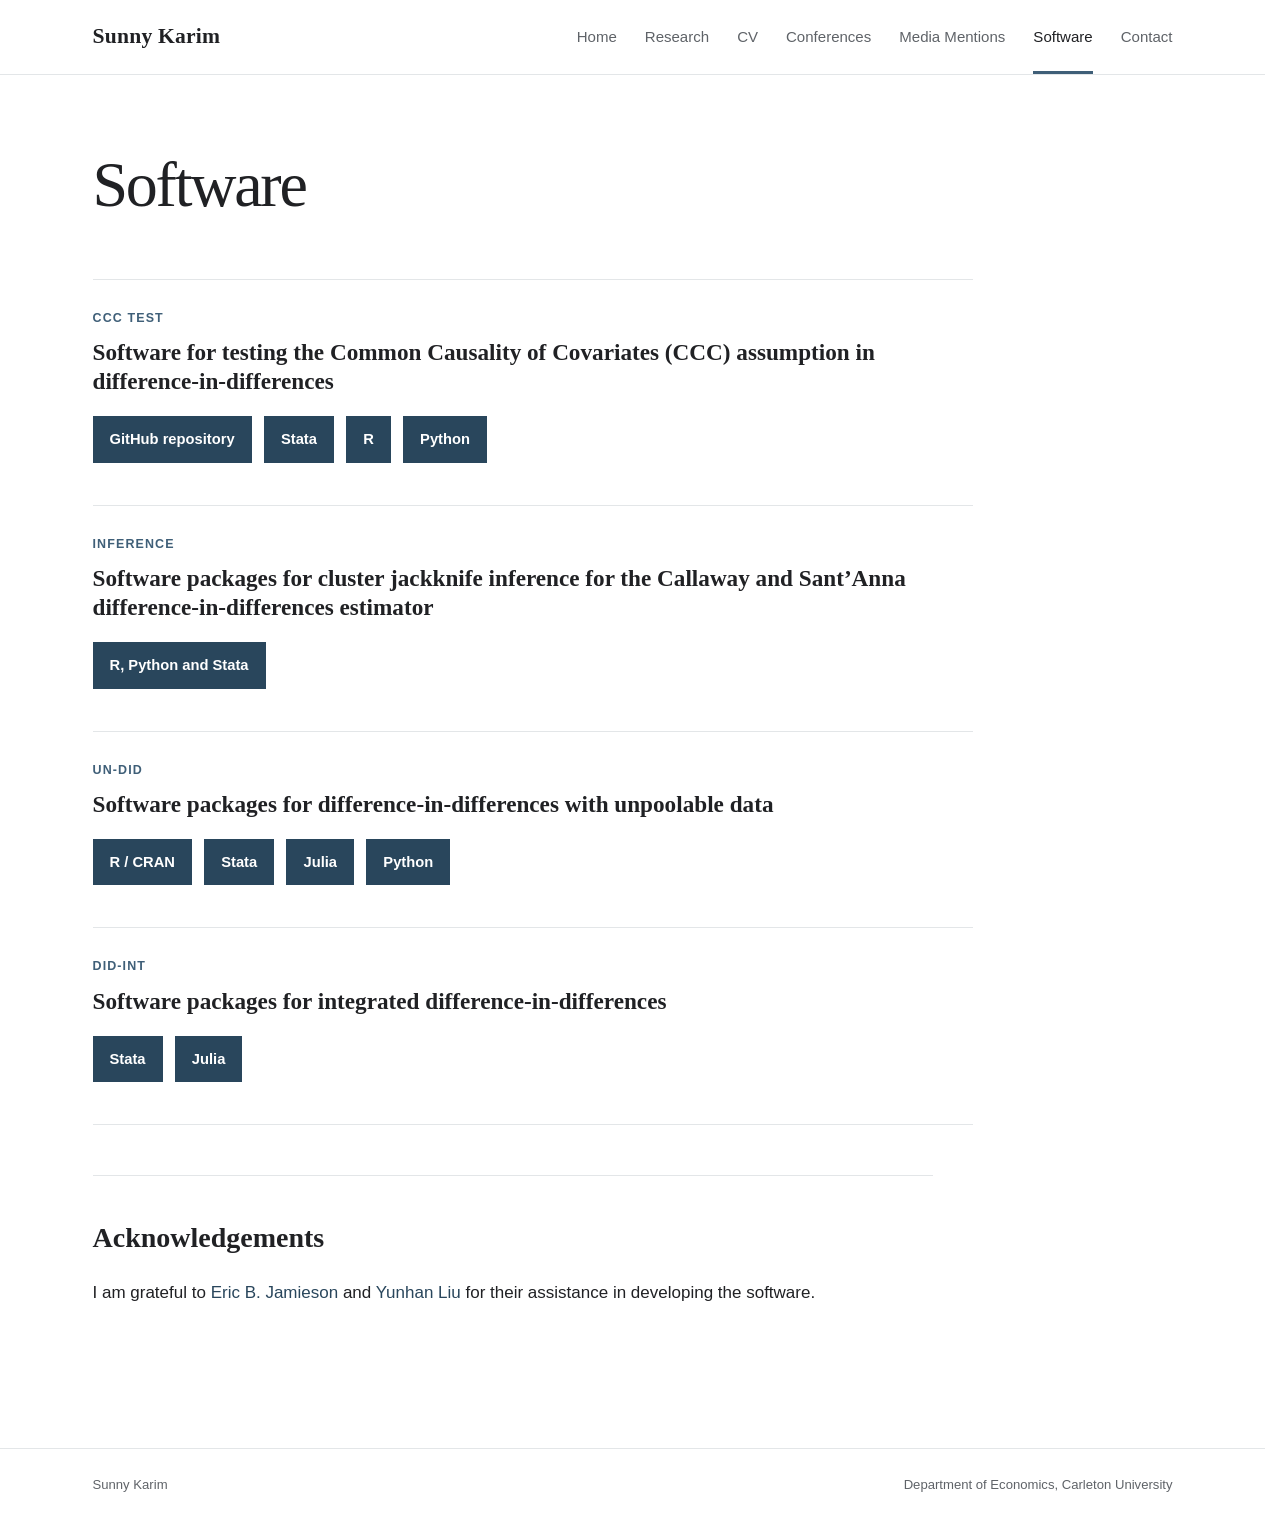
<file: software.html>
<!DOCTYPE html>
<html lang="en">
<head>
  <meta charset="utf-8">
  <meta name="viewport" content="width=device-width, initial-scale=1">
  <meta name="description" content="Econometrics software developed with Sunny Karim: CCC tests, cluster jackknife inference, and difference-in-differences estimators.">
  <title>Software | Sunny Karim</title>
  <link rel="stylesheet" href="assets/css/style.css?v=20261002">
</head>
<body>
  <header class="site-header">
    <div class="container nav-wrap">
      <a class="site-title" href="index.html">Sunny Karim</a>
      <nav class="site-nav" aria-label="Main navigation">
        <a href="index.html">Home</a>
        <a href="research.html">Research</a>
        <a href="cv.html">CV</a>
        <a href="conferences.html">Conferences</a>
        <a href="media.html">Media Mentions</a>
        <a class="active" aria-current="page" href="software.html">Software</a>
        <a href="contact.html">Contact</a>
      </nav>
    </div>
  </header>

  <main class="container page-content">
    <div class="page-heading">
      <h1>Software</h1>
    </div>
    <section class="research-list" aria-label="Software packages">
      <article class="paper-card">
        <p class="paper-label">CCC Test</p>
        <h2>Software for testing the Common Causality of Covariates (CCC) assumption in difference-in-differences</h2>
        <p class="paper-links"><a class="button" href="https://github.com/SunnyRKarim/ccctest">GitHub repository</a> &nbsp; <a class="button" href="https://github.com/SunnyRKarim/ccctest/tree/main/stata">Stata</a> &nbsp; <a class="button" href="https://github.com/SunnyRKarim/ccctest/tree/main/r">R</a> &nbsp; <a class="button" href="https://github.com/SunnyRKarim/ccctest/tree/main/python">Python</a></p>
      </article>
      <article class="paper-card">
        <p class="paper-label">Inference</p>
        <h2>Software packages for cluster jackknife inference for the Callaway and Sant’Anna difference-in-differences estimator</h2>
        <p class="paper-links"><a class="button" href="https://github.com/mattdwebb/fastcsdid">R, Python and Stata</a></p>
      </article>
      <article class="paper-card">
        <p class="paper-label">UN-DID</p>
        <h2>Software packages for difference-in-differences with unpoolable data</h2>
        <p class="paper-links"><a class="button" href="https://cran.r-project.org/web/packages/undidR/vignettes/undidR.html">R / CRAN</a> &nbsp; <a class="button" href="https://ideas.repec.org/c/boc/bocode/s459516.html">Stata</a> &nbsp; <a class="button" href="https://github.com/ebjamieson97/undidjl">Julia</a> &nbsp; <a class="button" href="https://github.com/ebjamieson97/undidPyjl">Python</a></p>
      </article>
      <article class="paper-card">
        <p class="paper-label">DID-INT</p>
        <h2>Software packages for integrated difference-in-differences</h2>
        <p class="paper-links"><a class="button" href="https://github.com/ebjamieson97/didintjl">Stata</a> &nbsp; <a class="button" href="https://github.com/ebjamieson97/DiDInt.jl">Julia</a></p>
      </article>
    </section>
    <section class="content-section narrow no-side-padding" aria-label="Acknowledgements">
      <h2>Acknowledgements</h2>
      <p>I am grateful to <a href="https://www.linkedin.com/in/eric-jamieson/?originalSubdomain=ca">Eric B. Jamieson</a> and <a href="https://www.linkedin.com/in/max-liu-yunhan/">Yunhan Liu</a> for their assistance in developing the software.</p>
    </section>
  </main>

  <footer class="site-footer">
    <div class="container footer-inner">
      <span>Sunny Karim</span>
      <span>Department of Economics, Carleton University</span>
    </div>
  </footer>
</body>
</html>
</file>
<file: assets/css/style.css>
:root {
  --ink: #202124;
  --muted: #5f6368;
  --line: #e3e6e8;
  --accent: #3f5f78;
  --accent-dark: #29465c;
  --soft: #f7f8f9;
  --white: #ffffff;
  --max: 1080px;
}

* { box-sizing: border-box; }

html {
  scroll-behavior: smooth;
  scrollbar-gutter: stable;
}

body {
  margin: 0;
  color: var(--ink);
  background: var(--white);
  font-family: Arial, Helvetica, sans-serif;
  font-size: 17px;
  line-height: 1.65;
}

a {
  color: var(--accent-dark);
  text-decoration: none;
}

a:hover { text-decoration: underline; }

.container {
  width: min(calc(100% - 40px), var(--max));
  margin: 0 auto;
}

.narrow { max-width: 840px; }

.site-header {
  border-bottom: 1px solid var(--line);
  background: rgba(255, 255, 255, 0.96);
  position: sticky;
  top: 0;
  z-index: 20;
}

.nav-wrap {
  min-height: 72px;
  display: flex;
  align-items: center;
  justify-content: space-between;
  gap: 32px;
}

.site-title {
  color: var(--ink);
  font-family: Georgia, "Times New Roman", serif;
  font-size: 1.35rem;
  font-weight: 700;
  letter-spacing: 0.01em;
}

.site-title:hover { text-decoration: none; }

.site-nav {
  display: flex;
  align-items: center;
  gap: 28px;
  font-size: 0.94rem;
}

.site-nav a {
  color: var(--muted);
  padding: 25px 0 21px;
  border-bottom: 3px solid transparent;
}

.site-nav a:hover,
.site-nav a.active {
  color: var(--ink);
  border-bottom-color: var(--accent);
  text-decoration: none;
}

.hero {
  display: grid;
  grid-template-columns: 200px 1fr;
  gap: 55px;
  align-items: center;
  padding-top: 76px;
  padding-bottom: 62px;
}

.portrait-column { text-align: center; }

.portrait-photo {
  display: block;
  width: 190px !important;
  height: 250px !important;
  margin: 0 !important;
  object-fit: cover;
  object-position: center top;
  border-radius: 3px;
}

.portrait-placeholder {
  width: 230px;
  height: 280px;
  margin: 0 auto;
  border: 1px solid var(--line);
  background: linear-gradient(145deg, #f0f2f3, #fafafa);
  display: flex;
  align-items: center;
  justify-content: center;
}

.portrait-placeholder span {
  font-family: Georgia, "Times New Roman", serif;
  font-size: 4.2rem;
  color: #a4acb2;
}

.photo-note {
  margin: 10px 0 0;
  color: #8a9095;
  font-size: 0.77rem;
}

.eyebrow {
  margin: 0 0 8px;
  color: var(--accent);
  font-size: 0.82rem;
  font-weight: 700;
  letter-spacing: 0.12em;
  text-transform: uppercase;
}

h1, h2, h3 {
  font-family: Georgia, "Times New Roman", serif;
  color: var(--ink);
  line-height: 1.25;
}

h1 {
  margin: 0;
  font-size: clamp(2.6rem, 7vw, 4.65rem);
  font-weight: 500;
  letter-spacing: -0.035em;
}

h2 {
  margin-top: 0;
  font-size: 1.75rem;
  font-weight: 600;
}

h3 { font-size: 1.15rem; }

.affiliation {
  margin: 4px 0 18px;
  color: var(--muted);
  font-size: 1.25rem;
}

.market-note {
  display: inline-block;
  margin: 3px 0 24px;
  padding: 7px 11px;
  background: var(--soft);
  border-left: 3px solid var(--accent);
  font-size: 0.95rem;
}

.quick-links {
  display: flex;
  flex-wrap: wrap;
  gap: 20px;
  font-size: 0.95rem;
  font-weight: 600;
}

.content-section {
  padding-top: 44px;
  padding-bottom: 44px;
  border-top: 1px solid var(--line);
}

.content-section p { margin: 0 0 1em; }

.highlights { padding-bottom: 76px; }

.interest-grid {
  display: grid;
  grid-template-columns: repeat(2, 1fr);
  gap: 24px;
}

.interest-grid > div {
  padding: 22px 24px;
  background: var(--soft);
  border-top: 2px solid var(--accent);
}

.interest-grid h3 { margin: 0 0 8px; }
.interest-grid p { margin: 0; color: var(--muted); }

.page-content {
  min-height: calc(100vh - 160px);
  padding-top: 70px;
  padding-bottom: 80px;
}

.page-heading {
  max-width: 820px;
  margin-bottom: 54px;
}

.page-heading h1 {
  font-size: clamp(2.5rem, 6vw, 4rem);
  margin-bottom: 18px;
}

.page-heading > p:last-child {
  color: var(--muted);
  font-size: 1.08rem;
}

.research-list {
  max-width: 880px;
}

.paper-card {
  padding: 28px 0 32px;
  border-top: 1px solid var(--line);
}

.paper-card:last-child { border-bottom: 1px solid var(--line); }

.paper-card h2 {
  margin-bottom: 10px;
  font-size: 1.45rem;
}

.paper-card p { margin: 0 0 10px; }

.paper-label {
  color: var(--accent);
  font-size: 0.78rem;
  font-weight: 700;
  letter-spacing: 0.09em;
  text-transform: uppercase;
}

.paper-links {
  font-size: 0.92rem;
  font-weight: 600;
}

.paper-links span { color: #a0a5a9; margin: 0 5px; }

.timeline {
  max-width: 820px;
}

.timeline article {
  padding: 26px 0;
  border-top: 1px solid var(--line);
}

.timeline article:last-child { border-bottom: 1px solid var(--line); }
.timeline h2 { margin-bottom: 8px; font-size: 1.4rem; }
.timeline p { margin: 0; color: var(--muted); }

.cv-panel {
  max-width: 760px;
  padding: 34px;
  background: var(--soft);
  border-top: 3px solid var(--accent);
}

.cv-panel h2 { margin-bottom: 4px; }
.cv-panel p { margin-top: 6px; }
.cv-status { color: var(--muted); }

.button {
  display: inline-block;
  margin-top: 10px;
  padding: 10px 16px;
  border: 1px solid var(--accent-dark);
  background: var(--accent-dark);
  color: var(--white);
  font-size: 0.92rem;
}

.button:hover { text-decoration: none; }
.button.disabled { opacity: 0.55; cursor: default; }

.no-side-padding { margin: 50px 0 0; }

.edit-note {
  max-width: 820px;
  margin-top: 30px;
  padding: 12px 14px;
  background: #fffbea;
  border-left: 3px solid #c5aa45;
  color: #5f5840;
  font-size: 0.9rem;
}

code {
  padding: 2px 5px;
  border-radius: 3px;
  background: #eef0f1;
  font-size: 0.88em;
}

.site-footer {
  border-top: 1px solid var(--line);
  color: var(--muted);
  font-size: 0.82rem;
}

.footer-inner {
  min-height: 72px;
  display: flex;
  align-items: center;
  justify-content: space-between;
  gap: 20px;
}

@media (max-width: 760px) {
  body { font-size: 16px; }

  .nav-wrap {
    min-height: auto;
    padding-top: 16px;
    padding-bottom: 10px;
    align-items: flex-start;
    flex-direction: column;
    gap: 7px;
  }

  .site-nav {
    width: 100%;
    gap: 18px;
    overflow-x: auto;
  }

  .site-nav a { padding: 7px 0 11px; }

  .hero {
    grid-template-columns: 1fr;
    gap: 32px;
    padding-top: 46px;
  }

  .portrait-column { text-align: left; }
  .portrait-photo {
    margin-left: 0;
    width: 140px;
    height: 178px;
  }
  .portrait-placeholder { margin-left: 0; width: 190px; height: 230px; }
  .photo-note { max-width: 190px; text-align: center; }

  .interest-grid { grid-template-columns: 1fr; }

  .footer-inner {
    padding-top: 16px;
    padding-bottom: 16px;
    align-items: flex-start;
    flex-direction: column;
    justify-content: center;
    gap: 2px;
  }
}
</file>
